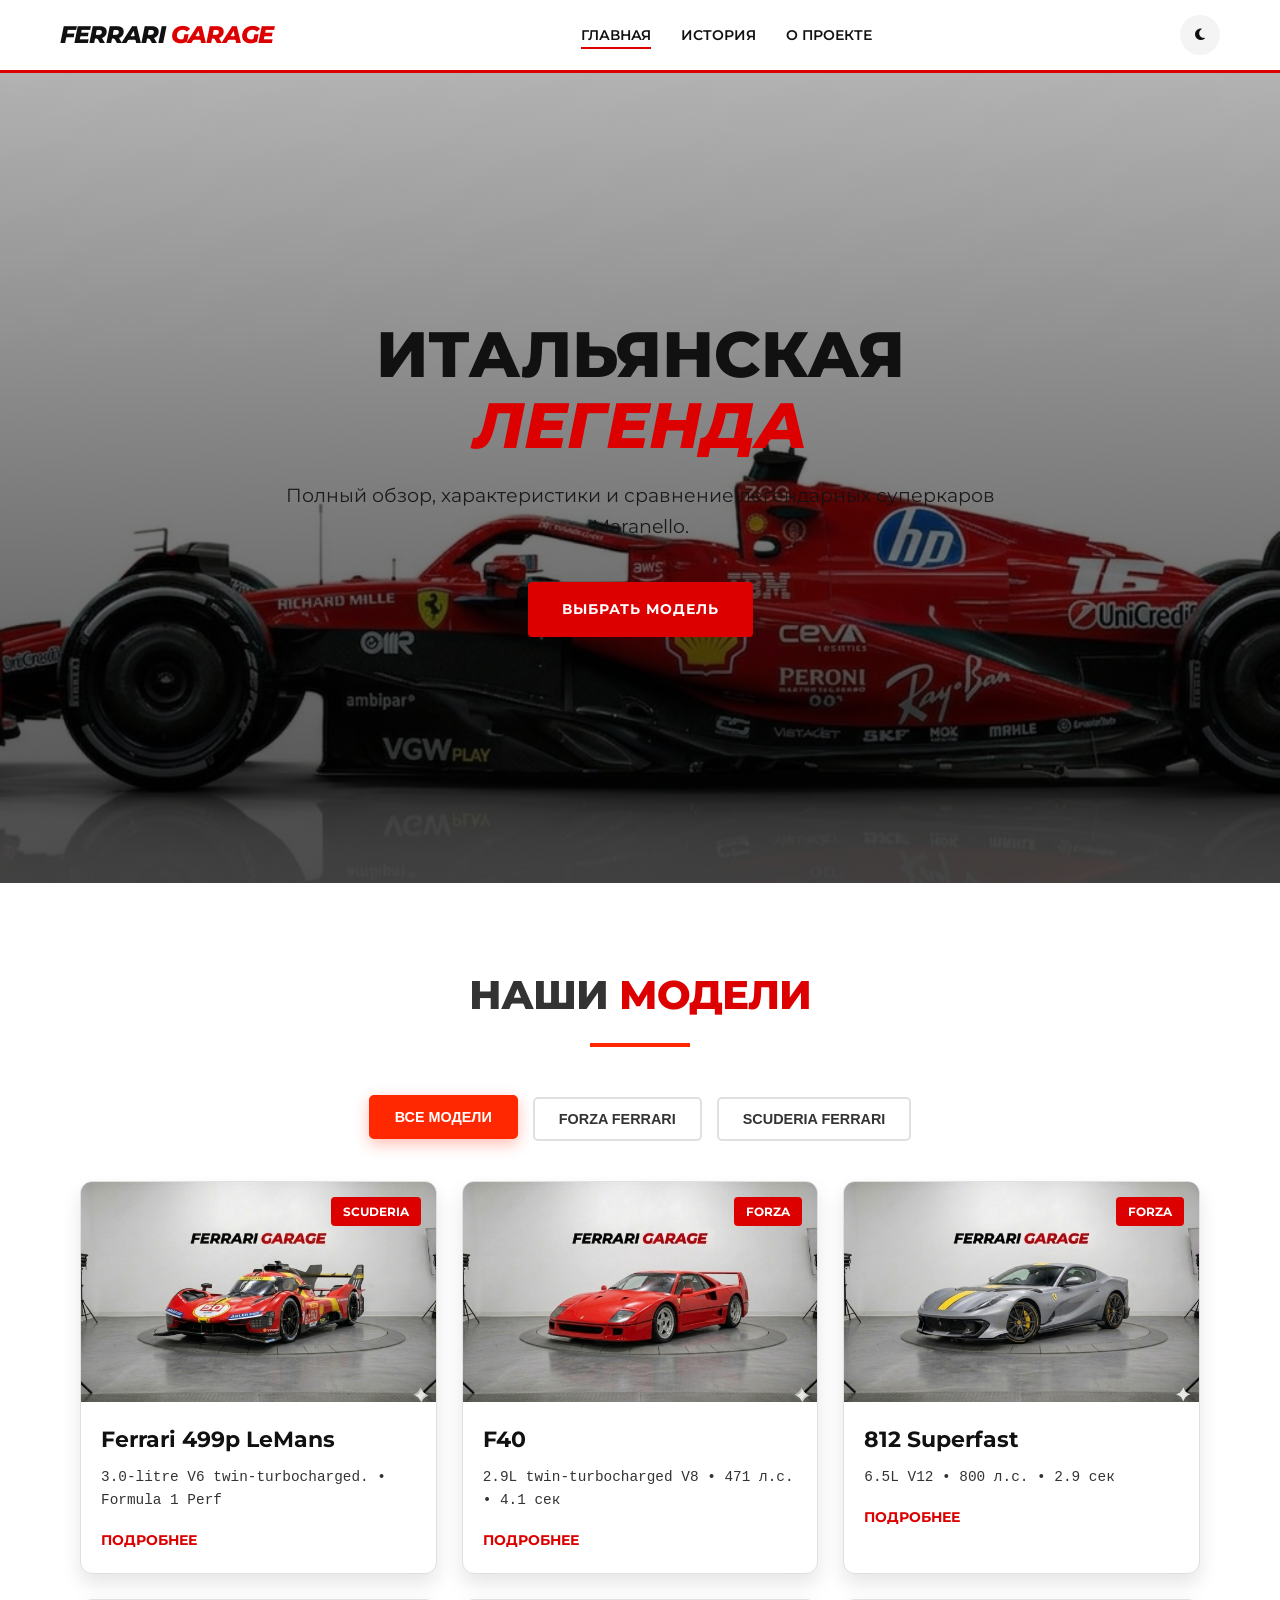
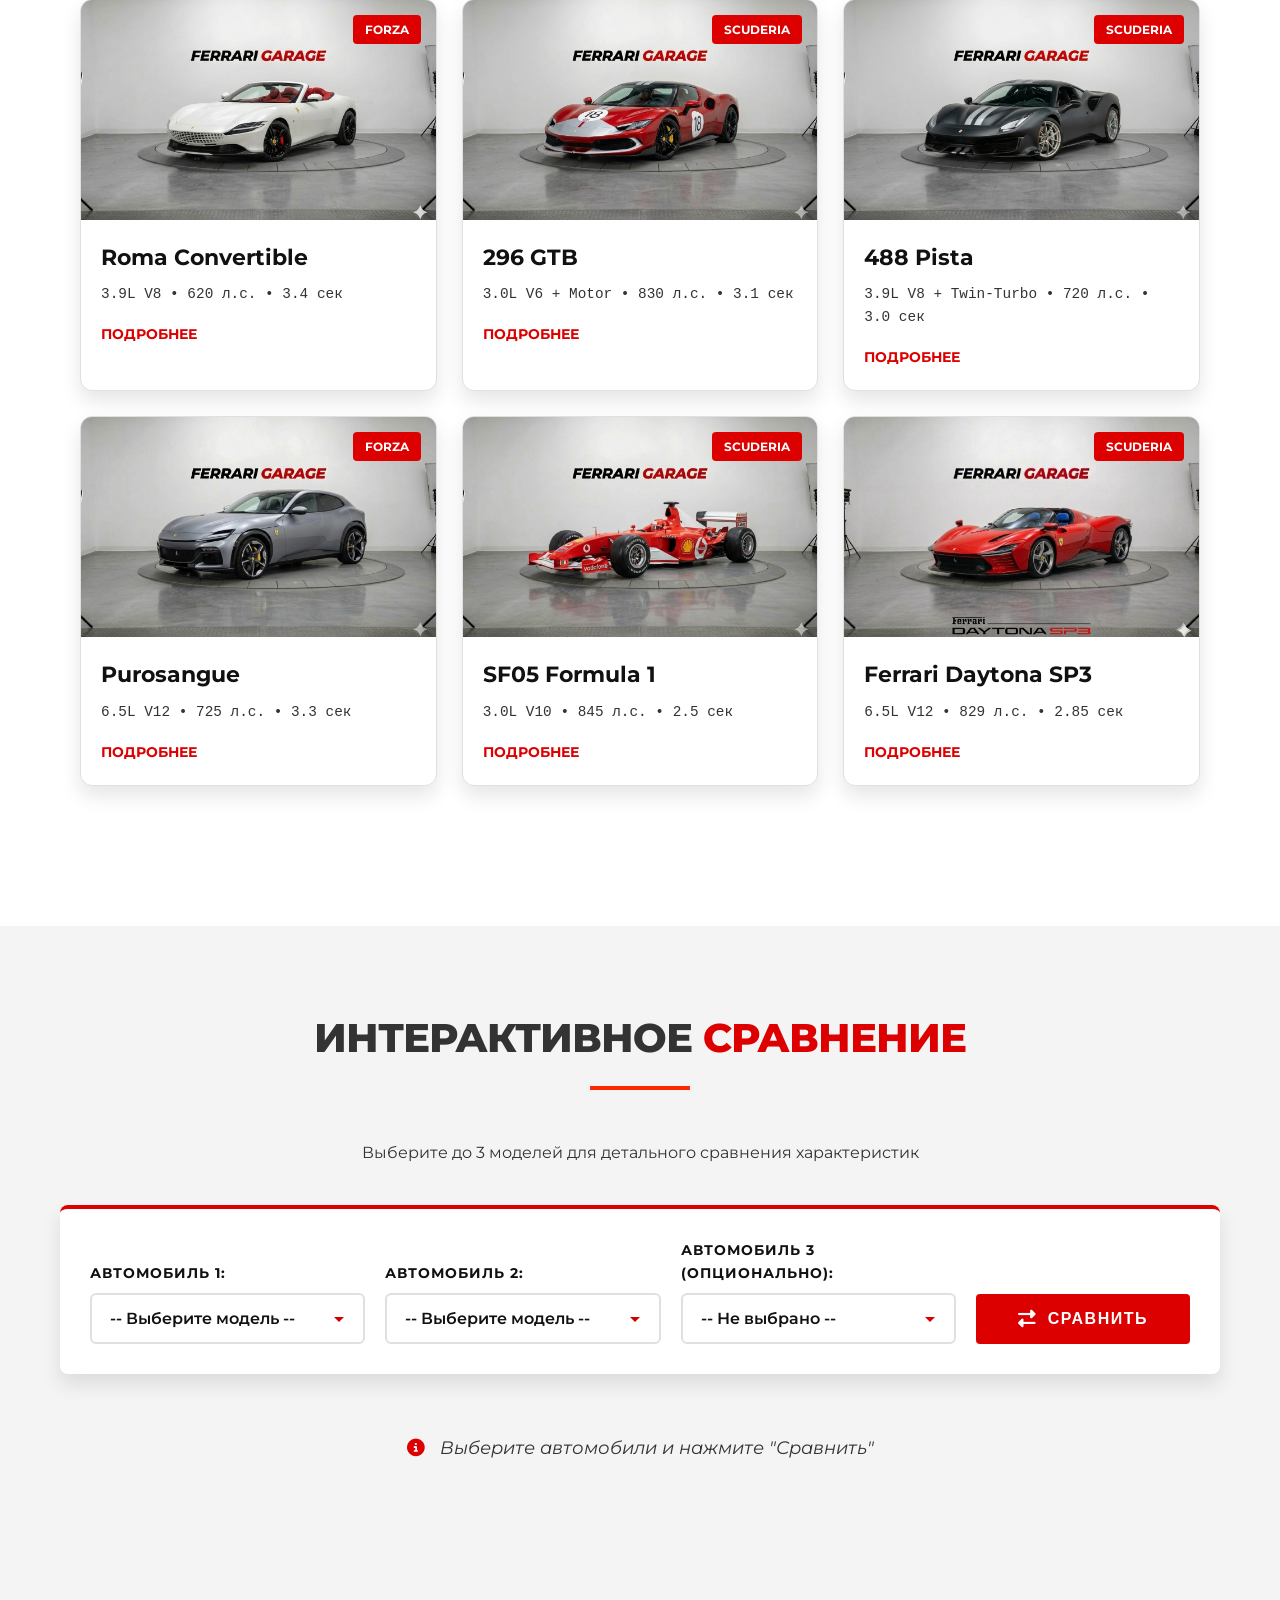
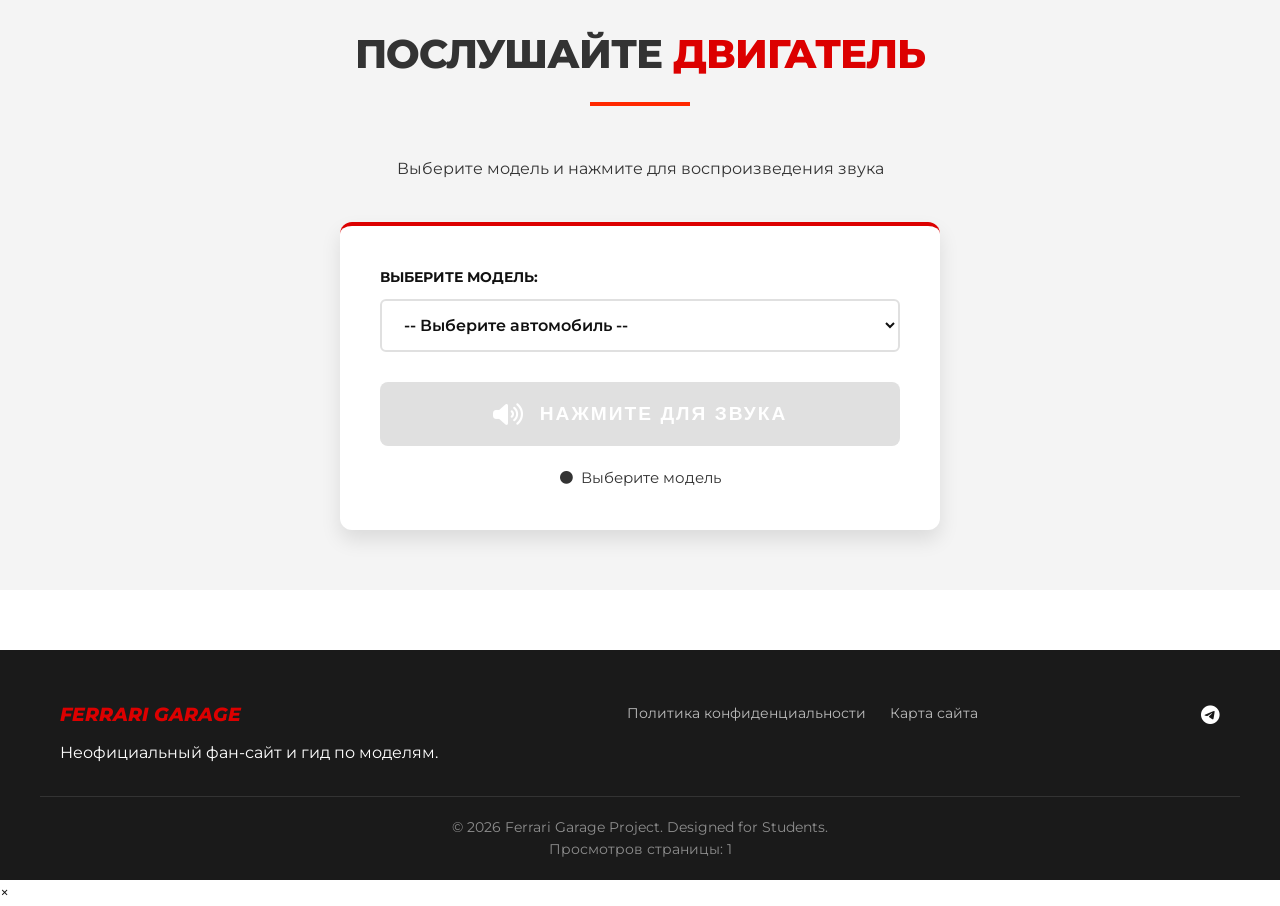
<file: index.html>
<!DOCTYPE html>
<html lang="ru">
<head>
  <meta charset="UTF-8" />
  <meta name="viewport" content="width=device-width, initial-scale=1.0"/>
  <title>Ferrari Garage | Сравнение суперкаров</title>
  <link href="https://fonts.googleapis.com/css2?family=Montserrat:wght@400;600;800&display=swap" rel="stylesheet">
  <link rel="stylesheet" href="style.css">
  <link rel="stylesheet" href="https://cdnjs.cloudflare.com/ajax/libs/font-awesome/6.4.0/css/all.min.css">
</head>
<body>

  <!-- Шапка -->
  <header class="header">
    <div class="container header-content">
      <div class="logo">
        <span class="logo-text">FERRARI <span class="accent">GARAGE</span></span>
      </div>
      
      <nav class="nav">
        <ul class="nav-list">
          <li><a href="index.html">Главная</a></li>
          <li><a href="history.html">История</a></li>
          <li><a href="about.html">О Проекте</a></li>
        </ul>
        <button class="nav-toggle" id="navToggle"><i class="fas fa-bars"></i></button>
      </nav>
      
      <button class="theme-toggle" id="themeToggle" title="Тёмная тема">
        <i class="fas fa-moon"></i>
      </button>
    </div>
  </header>

  <main class="main">
    <!-- Герой-секция -->
    <section class="hero">
      <div class="hero-overlay"></div>
      <div class="container hero-content">
        <h1>Итальянская <span class="highlight">Легенда</span></h1>
        <p class="hero-subtitle">Полный обзор, характеристики и сравнение легендарных суперкаров Maranello.</p>
        <div class="hero-buttons">
          <a href="#models" class="btn btn-primary">Выбрать модель</a>
        </div>
      </div>
    </section>

    <!-- Секция моделей (Галерея) -->
    <section id="models" class="section models-section">
      <div class="container">
        <h2 class="section-title">Наши <span class="accent">Модели</span></h2>
        
        <!-- Фильтры -->
        <div class="gallery-filter">
          <button class="filter-btn active" data-filter="all">Все модели</button>
          <button class="filter-btn" data-filter="forza">Forza Ferrari</button>
          <button class="filter-btn" data-filter="scuderia">Scuderia Ferrari</button>
        </div>
        
        <div class="gallery-grid">
          <!-- Карточка 1 - Forza -->
          <figure class="gallery-item car-card" data-category="scuderia">
            <div class="car-image">
              <img src="images/499p.png" alt="Ferrari 499p Le Mans">
              <div class="car-badge">Scuderia</div>
            </div>
            <figcaption>
              <h3>Ferrari 499p LeMans</h3>
              <p class="car-spec">3.0-litre V6 twin-turbocharged. • Formula 1 Perf</p>
              <a href="addition-499p.html" class="btn-details">Подробнее</a>
            </figcaption>
          </figure>

          <!-- Карточка 2 - Scuderia -->
          <figure class="gallery-item car-card" data-category="forza">
            <div class="car-image">
              <img src="images/f40.png" alt="Ferrari F40">
              <div class="car-badge">Forza</div>
            </div>
            <figcaption>
              <h3>F40</h3>
              <p class="car-spec">2.9L twin-turbocharged V8 • 471 л.с. • 4.1 сек</p>
              <a href="addition-f40.html" class="btn-details">Подробнее</a>
            </figcaption>
          </figure>

          <!-- Карточка 3 - Forza -->
          <figure class="gallery-item car-card" data-category="forza">
            <div class="car-image">
              <img src="images/812s.png" alt="Ferrari 812 Superfast">
              <div class="car-badge">Forza</div>
            </div>
            <figcaption>
              <h3>812 Superfast</h3>
              <p class="car-spec">6.5L V12 • 800 л.с. • 2.9 сек</p>
              <a href="addition-812s.html" class="btn-details">Подробнее</a>
            </figcaption>
          </figure>

          <!-- Карточка 4 - Forza -->
          <figure class="gallery-item car-card" data-category="forza">
            <div class="car-image">
              <img src="images/roma.png" alt="Ferrari Roma">
              <div class="car-badge">Forza</div>
            </div>
            <figcaption>
              <h3>Roma Convertible</h3>
              <p class="car-spec">3.9L V8 • 620 л.с. • 3.4 сек</p>
              <a href="addition-roma.html" class="btn-details">Подробнее</a>
            </figcaption>
          </figure>

          <!-- Карточка 5 - Scuderia -->
          <figure class="gallery-item car-card" data-category="scuderia">
            <div class="car-image">
              <img src="images/gtb.png" alt="Ferrari 296 GTB">
              <div class="car-badge">Scuderia</div>
            </div>
            <figcaption>
              <h3>296 GTB</h3>
              <p class="car-spec">3.0L V6 + Motor • 830 л.с. • 3.1 сек</p>
              <a href="addition-296gtb.html" class="btn-details">Подробнее</a>
            </figcaption>
          </figure>

          <!-- Карточка 6 - Scuderia -->
          <figure class="gallery-item car-card" data-category="scuderia">
            <div class="car-image">
              <img src="images/488p.png" alt="Ferrari 488 Pista">
              <div class="car-badge">Scuderia</div>
            </div>
            <figcaption>
              <h3>488 Pista</h3>
              <p class="car-spec">3.9L V8 + Twin-Turbo • 720 л.с. • 3.0 сек</p>
              <a href="addition-488p.html" class="btn-details">Подробнее</a>
            </figcaption>
          </figure>

          <!-- Карточка 7 - Forza -->
          <figure class="gallery-item car-card" data-category="forza">
            <div class="car-image">
              <img src="images/puro.png" alt="Ferrari Purosangue">
              <div class="car-badge">Forza</div>
            </div>
            <figcaption>
              <h3>Purosangue</h3>
              <p class="car-spec">6.5L V12 • 725 л.с. • 3.3 сек</p>
              <a href="addition-purosangue.html" class="btn-details">Подробнее</a>
            </figcaption>
          </figure>

          <!-- Карточка 8 - Scuderia -->
          <figure class="gallery-item car-card" data-category="scuderia">
            <div class="car-image">
              <img src="images/sf05.png" alt="SF05 Formula 1">
              <div class="car-badge">Scuderia</div>
            </div>
            <figcaption>
              <h3>SF05 Formula 1</h3>
              <p class="car-spec">3.0L V10 • 845 л.с. • 2.5 сек</p>
              <a href="addition-f1.html" class="btn-details">Подробнее</a>
            </figcaption>
          </figure>

          <!-- Карточка 9 - Forza -->
          <figure class="gallery-item car-card" data-category="scuderia">
            <div class="car-image">
              <img src="images/daytona.png" alt="Ferrari Daytona SP3">
              <div class="car-badge">Scuderia</div>
            </div>
            <figcaption>
              <h3>Ferrari Daytona SP3</h3>
              <p class="car-spec">6.5L V12 • 829 л.с. • 2.85 сек</p>
              <a href="addition-daysp.html" class="btn-details">Подробнее</a>
            </figcaption>
          </figure>
      </div>
    </section>

    <!-- СЕКЦИЯ СРАВНЕНИЯ -->
    <section id="comparison" class="section comparison-section">
      <div class="container">
        <h2 class="section-title">Интерактивное <span class="accent">Сравнение</span></h2>
        <p class="section-desc">Выберите до 3 моделей для детального сравнения характеристик</p>
        
        <div class="comparison-controls">
          <div class="car-selector">
            <label for="car1">Автомобиль 1:</label>
            <select id="car1" class="car-select">
              <option value="">-- Выберите модель --</option>
              <option value="499 LM">499p LM</option>
              <option value="f40">F40</option>
              <option value="812">812 Superfast</option>
              <option value="roma">Roma</option>
              <option value="296gtb">296 GTB</option>
              <option value="488p">488 Pista</option>
              <option value="purosangue">Purosangue</option>
              <option value="sc05">SC05 Formula 1</option>
              <option value="Daytona SP3">Daytona SP3</option>
            </select>
          </div>
          
          <div class="car-selector">
            <label for="car2">Автомобиль 2:</label>
            <select id="car2" class="car-select">
              <option value="">-- Выберите модель --</option>
              <option value="499 LM">499p LM</option>
              <option value="f40">F40</option>
              <option value="812">812 Superfast</option>
              <option value="roma">Roma</option>
              <option value="296gtb">296 GTB</option>
              <option value="488p">488 Pista</option>
              <option value="purosangue">Purosangue</option>
              <option value="sc05">SC05 Formula 1</option>
              <option value="Daytona SP3">Daytona SP3</option>
            </select>
          </div>
          
          <div class="car-selector">
            <label for="car3">Автомобиль 3 (опционально):</label>
            <select id="car3" class="car-select">
              <option value="">-- Не выбрано --</option>
              <option value="499 LM">499p LM</option>
              <option value="f40">F40</option>
              <option value="812">812 Superfast</option>
              <option value="roma">Roma</option>
              <option value="296gtb">296 GTB</option>
              <option value="488p">488 Pista</option>
              <option value="purosangue">Purosangue</option>
              <option value="sc05">SC 05 Formula 1</option>
              <option value="Daytona SP3">Daytona SP3</option>
            </select>
          </div>
          
          <button class="btn btn-primary" id="compareBtn">
            <i class="fas fa-exchange-alt"></i> Сравнить
          </button>
        </div>

        <div class="table-wrapper" id="comparisonTableWrapper" style="display: none;">
          <table class="data-table comparison-table">
            <thead>
              <tr>
                <th>Характеристика</th>
                <th id="header-car1">Модель 1</th>
                <th id="header-car2">Модель 2</th>
                <th id="header-car3" style="display: none;">Модель 3</th>
              </tr>
            </thead>
            <tbody>
              <tr><td><strong>Двигатель</strong></td><td id="data-car1-engine">-</td><td id="data-car2-engine">-</td><td id="data-car3-engine" style="display: none;">-</td></tr>
              <tr><td><strong>Мощность</strong></td><td id="data-car1-power">-</td><td id="data-car2-power">-</td><td id="data-car3-power" style="display: none;">-</td></tr>
              <tr><td><strong>Крутящий момент</strong></td><td id="data-car1-torque">-</td><td id="data-car2-torque">-</td><td id="data-car3-torque" style="display: none;">-</td></tr>
              <tr><td><strong>Разгон 0-100 км/ч</strong></td><td id="data-car1-acceleration">-</td><td id="data-car2-acceleration">-</td><td id="data-car3-acceleration" style="display: none;">-</td></tr>
              <tr><td><strong>Максимальная скорость</strong></td><td id="data-car1-topspeed">-</td><td id="data-car2-topspeed">-</td><td id="data-car3-topspeed" style="display: none;">-</td></tr>
              <tr><td><strong>Привод</strong></td><td id="data-car1-drive">-</td><td id="data-car2-drive">-</td><td id="data-car3-drive" style="display: none;">-</td></tr>
              <tr><td><strong>Коробка передач</strong></td><td id="data-car1-transmission">-</td><td id="data-car2-transmission">-</td><td id="data-car3-transmission" style="display: none;">-</td></tr>
              <tr><td><strong>Вес</strong></td><td id="data-car1-weight">-</td><td id="data-car2-weight">-</td><td id="data-car3-weight" style="display: none;">-</td></tr>
              <tr><td><strong>Расход топлива</strong></td><td id="data-car1-fuel">-</td><td id="data-car2-fuel">-</td><td id="data-car3-fuel" style="display: none;">-</td></tr>
              <tr><td><strong>Цена (от)</strong></td><td id="data-car1-price">-</td><td id="data-car2-price">-</td><td id="data-car3-price" style="display: none;">-</td></tr>
            </tbody>
          </table>
        </div>

        <div id="comparisonMessage" class="comparison-message">
          <i class="fas fa-info-circle"></i> Выберите автомобили и нажмите "Сравнить"
        </div>
      </div>
    </section>

    <!-- Секция звука двигателя (ПРОСТАЯ ВЕРСИЯ) -->
    <section class="section car-sound-section">
      <div class="container">
        <h2 class="section-title">Послушайте <span class="accent">Двигатель</span></h2>
        <p class="section-desc">Выберите модель и нажмите для воспроизведения звука</p>
        
        <div class="car-sound-wrapper">
          <div class="car-select-box">
            <label for="carSoundSelect">Выберите модель:</label>
            <select id="carSoundSelect" class="car-sound-select">
              <option value="">-- Выберите автомобиль --</option>
              <option value="499 LM" data-sound="sounds/499p.mp3">499p LM</option>
              <option value="f40" data-sound="sounds/f40.mp3">F40</option>
              <option value="812" data-sound="sounds/812s.mp3">812 Superfast</option>
              <option value="roma" data-sound="sounds/roma.mp3">Roma</option>
              <option value="296gtb" data-sound="sounds/296gtb.mp3">296 GTB</option>
              <option value="488p" data-sound="sounds/pistas.mp3">488 Pista</option>
              <option value="purosangue" data-sound="sounds/purosangue.mp3">Purosangue</option>
              <option value="sc05" data-sound="sounds/f105.mp3">SC05 Formula 1</option>
              <option value="Daytona SP3" data-sound="sounds/sp3.mp3">Daytona SP3</option>
            </select>
          </div>
          
          <button class="gas-btn" id="gasBtn" disabled>
            <i class="fas fa-volume-up"></i>
            <span>Нажмите для звука</span>
          </button>
          
          <div class="sound-status" id="soundStatus">
            <i class="fas fa-circle"></i> Выберите модель
          </div>
        </div>
      </div>
    </section>

  </main>

  <!-- Футер -->
  <footer class="footer">
    <div class="container footer-content">
      <div class="footer-logo">
        <h3>FERRARI GARAGE</h3>
        <p>Неофициальный фан-сайт и гид по моделям.</p>
      </div>
      <div class="footer-links">
        <a href="#">Политика конфиденциальности</a>
        <a href="#">Карта сайта</a>
      </div>
      <div class="footer-social">
        <a href="https://t.me/XuseNekiy" target="_blank">
          <i class="fab fa-telegram"></i>
        </a>
      </div>
    </div>
    <div class="footer-bottom">
      <p>&copy; 2026 Ferrari Garage Project. Designed for Students.</p>
      <p class="counter">Просмотров страницы: <span id="viewCounter">0</span></p>
    </div>
  </footer>

  <!-- Модальное окно -->
  <div class="modal" id="imageModal">
    <span class="modal-close" id="modalClose">&times;</span>
    <img class="modal-content" id="modalImage" alt="">
    <div class="modal-caption" id="modalCaption"></div>
  </div>

  <script src="script.js"></script>
</body>
</html>
</file>
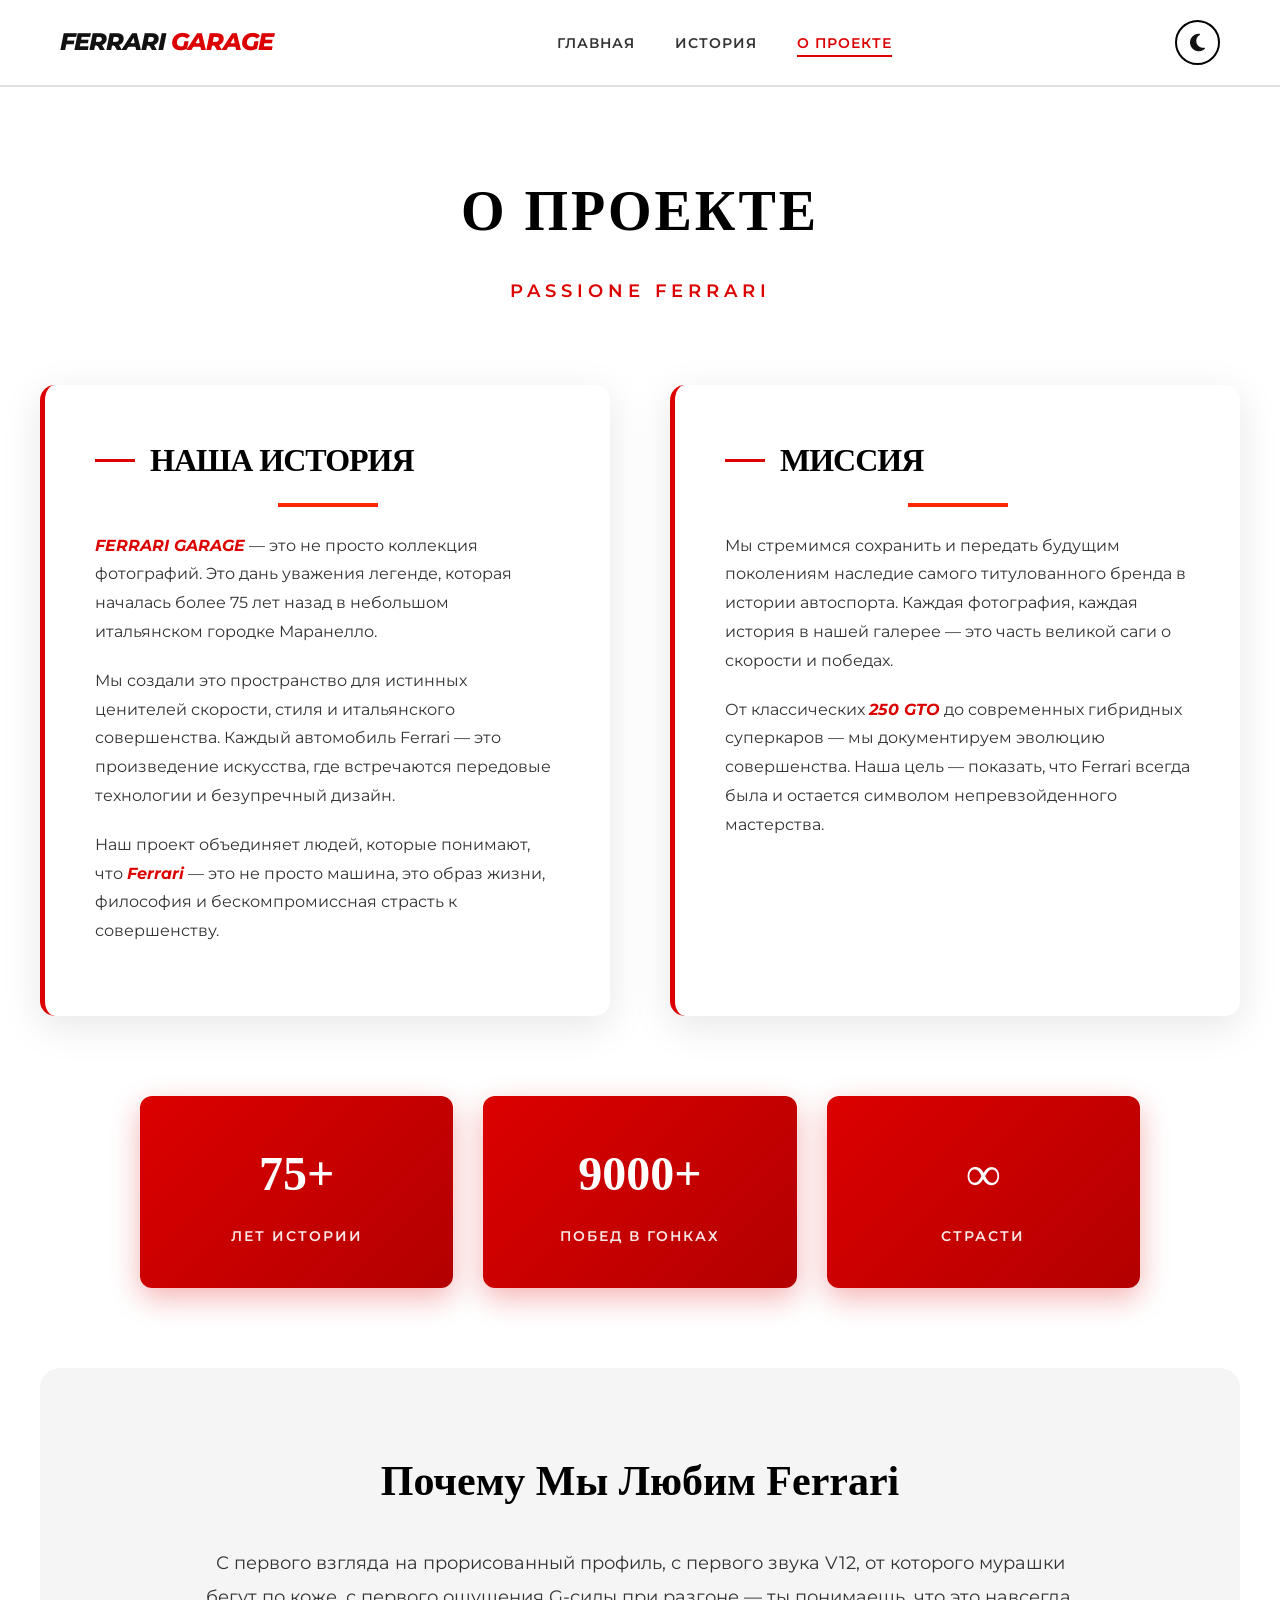
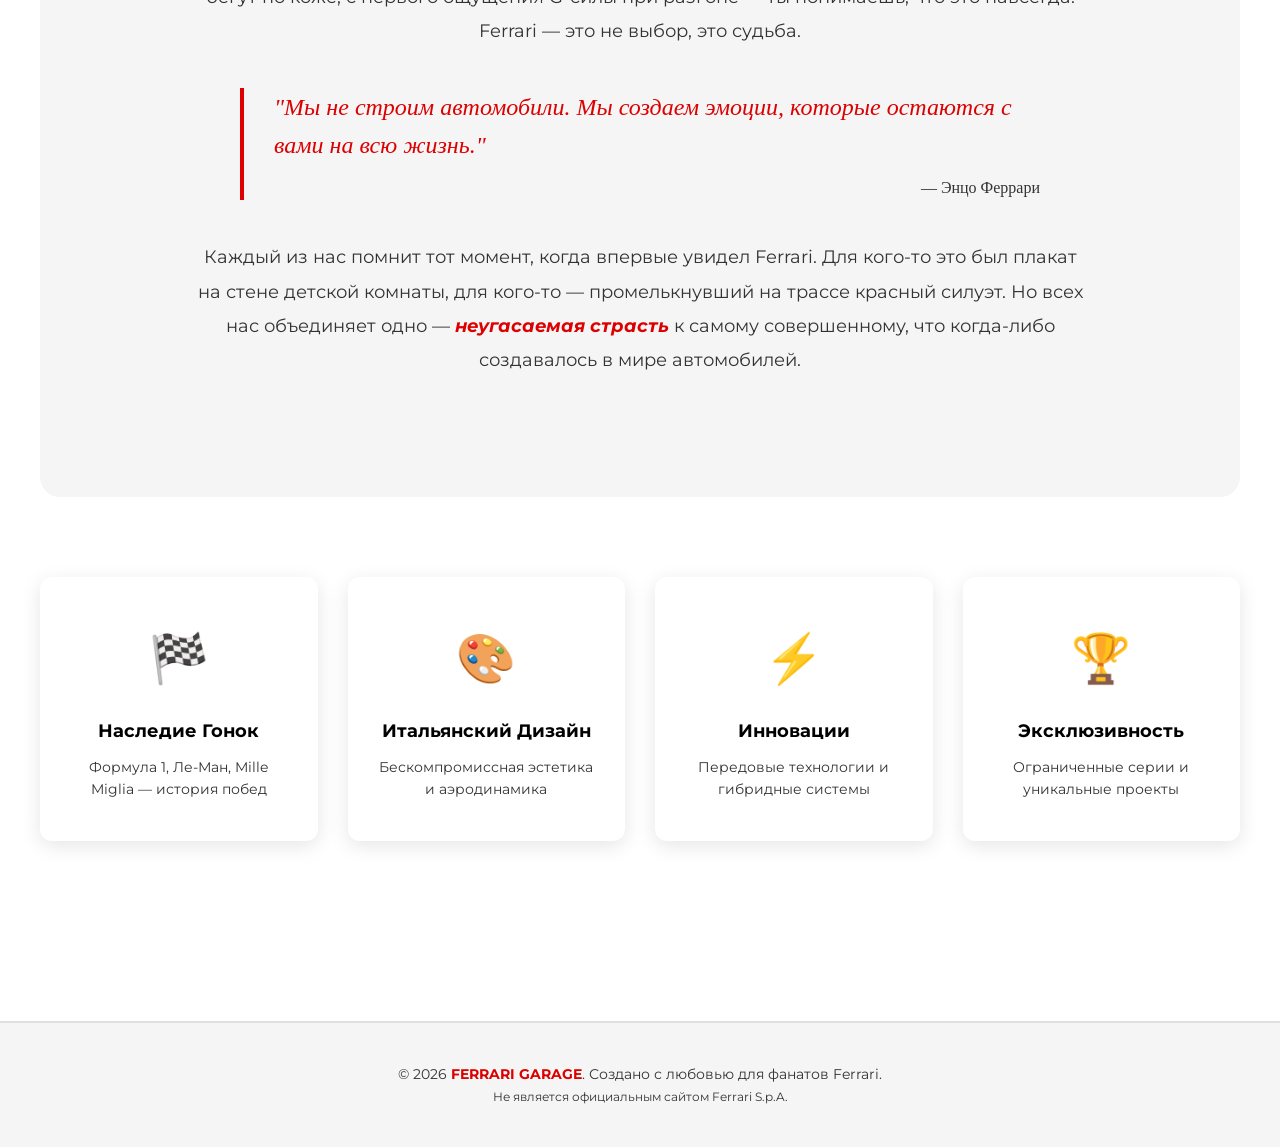
<file: about.html>
<!DOCTYPE html>
<html lang="ru">
<head>
  <meta charset="UTF-8" />
  <meta name="viewport" content="width=device-width, initial-scale=1.0"/>
  <title>Ferrari Garage | Сравнение суперкаров</title>
  <!-- Подключаем шрифт Montserrat для спортивного стиля -->
  <link href="https://fonts.googleapis.com/css2?family=Montserrat:wght@400;600;800&display=swap" rel="stylesheet">
  <link rel="stylesheet" href="style.css">
  <link rel="stylesheet" href="https://cdnjs.cloudflare.com/ajax/libs/font-awesome/6.4.0/css/all.min.css">
</head>
<body data-theme="light" class="about-page"></body>
<body>

  <!-- Шапка -->
  <header class="header">
    <div class="container header-content">
      <div class="logo">
        <!-- Текстовый логотип в стиле Ferrari -->
        <span class="logo-text">FERRARI <span class="accent">GARAGE</span></span>
      </div>
      
      <nav class="nav">
        <ul class="nav-list">
          <li><a href="index.html">Главная</a></li>
          <li><a href="history.html">История</a></li>
          <li><a href="about.html">О Проекте</a></li>
        </ul>
        <button class="nav-toggle" id="navToggle"><i class="fas fa-bars"></i></button>
      </nav>
      
      <button class="theme-toggle" id="themeToggle" title="Тёмная тема (Ночь гонки)">
        <i class="fas fa-moon"></i>
      </button>
    </div>
  </header>

    <main>
        <h1 class="page-title">О ПРОЕКТЕ</h1>
        <p class="page-subtitle">Passione Ferrari</p>

        <div class="about-grid">
            <div class="about-section">
                <h2 class="section-title">Наша История</h2>
                <p class="section-text">
                    <span class="highlight">FERRARI GARAGE</span> — это не просто коллекция фотографий. Это дань уважения легенде, которая началась более 75 лет назад в небольшом итальянском городке Маранелло.
                </p>
                <p class="section-text">
                    Мы создали это пространство для истинных ценителей скорости, стиля и итальянского совершенства. Каждый автомобиль Ferrari — это произведение искусства, где встречаются передовые технологии и безупречный дизайн.
                </p>
                <p class="section-text">
                    Наш проект объединяет людей, которые понимают, что <span class="highlight">Ferrari</span> — это не просто машина, это образ жизни, философия и бескомпромиссная страсть к совершенству.
                </p>
            </div>

            <div class="about-section">
                <h2 class="section-title">Миссия</h2>
                <p class="section-text">
                    Мы стремимся сохранить и передать будущим поколениям наследие самого титулованного бренда в истории автоспорта. Каждая фотография, каждая история в нашей галерее — это часть великой саги о скорости и победах.
                </p>
                <p class="section-text">
                    От классических <span class="highlight">250 GTO</span> до современных гибридных суперкаров — мы документируем эволюцию совершенства. Наша цель — показать, что Ferrari всегда была и остается символом непревзойденного мастерства.
                </p>
            </div>
        </div>

        <div class="stats-grid">
            <div class="stat-card">
                <span class="stat-number">75+</span>
                <span class="stat-label">Лет Истории</span>
            </div>
            <div class="stat-card">
                <span class="stat-number">9000+</span>
                <span class="stat-label">Побед в Гонках</span>
            </div>
            <div class="stat-card">
                <span class="stat-number">&#8734;</span>
                <span class="stat-label">Страсти</span>
            </div>
        </div>

        <div class="passion-section">
            <h2 class="passion-title">Почему Мы Любим Ferrari</h2>
            <p class="passion-text">
                С первого взгляда на прорисованный профиль, с первого звука V12, от которого мурашки бегут по коже, с первого ощущения G-силы при разгоне — ты понимаешь, что это навсегда. Ferrari — это не выбор, это судьба.
            </p>
            <div class="quote">
                "Мы не строим автомобили. Мы создаем эмоции, которые остаются с вами на всю жизнь."
                <div class="quote-author">— Энцо Феррари</div>
            </div>
            <p class="passion-text">
                Каждый из нас помнит тот момент, когда впервые увидел Ferrari. Для кого-то это был плакат на стене детской комнаты, для кого-то — промелькнувший на трассе красный силуэт. Но всех нас объединяет одно — <span class="highlight">неугасаемая страсть</span> к самому совершенному, что когда-либо создавалось в мире автомобилей.
            </p>
        </div>

        <div class="features-grid">
            <div class="feature-card">
                <div class="feature-icon">&#127937;</div>
                <div class="feature-title">Наследие Гонок</div>
                <div class="feature-text">Формула 1, Ле-Ман, Mille Miglia — история побед</div>
            </div>
            <div class="feature-card">
                <div class="feature-icon">&#127912;</div>
                <div class="feature-title">Итальянский Дизайн</div>
                <div class="feature-text">Бескомпромиссная эстетика и аэродинамика</div>
            </div>
            <div class="feature-card">
                <div class="feature-icon">&#9889;</div>
                <div class="feature-title">Инновации</div>
                <div class="feature-text">Передовые технологии и гибридные системы</div>
            </div>
            <div class="feature-card">
                <div class="feature-icon">&#127942;</div>
                <div class="feature-title">Эксклюзивность</div>
                <div class="feature-text">Ограниченные серии и уникальные проекты</div>
            </div>
        </div>
    </main>

    <footer>
        <p class="footer-text">
            © 2026 <span class="footer-accent">FERRARI GARAGE</span>. Создано с любовью для фанатов Ferrari.<br>
            <small>Не является официальным сайтом Ferrari S.p.A.</small>
        </p>
    </footer>

    <script src="script.js"></script>
</body>
</html>
</file>
<file: style.css>
/* ========================================
   ПЕРЕМЕННЫЕ И БАЗА (FERRARI STYLE)
   ======================================== */
   :root {
    /* Цвета */
    --ferrari-red: #D40000;       /* Rosso Corsa */
    --ferrari-dark: #1a1a1a;
    --ferrari-grey: #f4f4f4;
    --text-main: #111111;
    --text-secondary: #555555;
    --white: #ffffff;
    
    /* Тени и границы */
    --shadow-sm: 0 4px 6px rgba(0,0,0,0.05);
    --shadow-md: 0 10px 20px rgba(0,0,0,0.1);
    --border-light: #e0e0e0;
    
    /* Шрифты */
    --font-main: 'Montserrat', sans-serif;
  }
  
  [data-theme="dark"] {
    --ferrari-grey: #121212;
    --white: #1e1e1e;
    --text-main: #f0f0f0;
    --text-secondary: #aaaaaa;
    --border-light: #333333;
    --shadow-sm: 0 4px 6px rgba(0,0,0,0.3);
  }
  
  * { box-sizing: border-box; margin: 0; padding: 0; }
  
  body {
    font-family: var(--font-main);
    background-color: var(--white);
    color: var(--text-main);
    line-height: 1.6;
    transition: background 0.3s, color 0.3s;
  }
  
  .container {
    max-width: 1200px;
    margin: 0 auto;
    padding: 0 20px;
  }
  
  a { text-decoration: none; color: inherit; transition: 0.3s; }
  ul { list-style: none; }
  
  /* Кнопки */
  .btn {
    display: inline-block;
    padding: 14px 32px;
    font-weight: 700;
    text-transform: uppercase;
    letter-spacing: 1px;
    border-radius: 4px; /* Чуть скругленные, но строгие */
    cursor: pointer;
    border: 2px solid transparent;
    font-size: 0.9rem;
  }
  
  .btn-primary {
    background-color: var(--ferrari-red);
    color: white;
  }
  
  .btn-primary:hover {
    background-color: #b00000;
    transform: translateY(-2px);
    box-shadow: 0 5px 15px rgba(212, 0, 0, 0.4);
  }
  
  .btn-outline-light {
    border-color: white;
    color: white;
    background: transparent;
  }
  
  .btn-outline-light:hover {
    background: white;
    color: black;
  }
  
  .btn-block { width: 100%; }
  
  /* Заголовки */
  .section-title {
    font-size: 2.2rem;
    text-align: center;
    margin-bottom: 10px;
    font-weight: 800;
    text-transform: uppercase;
    letter-spacing: -1px;
  }
  
  .accent { color: var(--ferrari-red); }
  .highlight { color: var(--ferrari-red); font-style: italic; }
  
  .section { padding: 80px 0; }
  .section-desc { text-align: center; color: var(--text-secondary); margin-bottom: 40px; }
  
  /* ========================================
     HEADER
     ======================================== */
  .header {
    position: sticky;
    top: 0;
    background: rgba(255, 255, 255, 0.95);
    backdrop-filter: blur(10px);
    border-bottom: 3px solid var(--ferrari-red);
    z-index: 1000;
    padding: 15px 0;
  }
  
  [data-theme="dark"] .header { background: rgba(30, 30, 30, 0.95); }
  
  .header-content {
    display: flex;
    justify-content: space-between;
    align-items: center;
  }
  
  .logo-img {
    width: 60px;
    margin-right: 10px;
    margin-top: -5px;
    vertical-align: middle;
  }

  .logo-text {
    font-size: 1.5rem;
    font-weight: 800;
    font-style: italic;
    letter-spacing: -1px;
  }
  
  .nav-list { display: flex; gap: 30px; }
  .nav-list a {
    font-weight: 600;
    font-size: 0.9rem;
    text-transform: uppercase;
    position: relative;
  }
  
  .nav-list a::after {
    content: '';
    position: absolute;
    bottom: -5px;
    left: 0;
    width: 0;
    height: 2px;
    background: var(--ferrari-red);
    transition: 0.3s;
  }
  
  .nav-list a:hover::after, .nav-list a.active::after { width: 100%; }
  
  .nav-toggle { display: none; background: none; border: none; font-size: 1.5rem; cursor: pointer; color: var(--text-main); }
  .theme-toggle {
    background: var(--ferrari-grey);
    border: none;
    width: 40px; height: 40px;
    border-radius: 50%;
    cursor: pointer;
    color: var(--text-main);
    display: flex; align-items: center; justify-content: center;
  }
  
  /* ========================================
     HERO SECTION
     ======================================== */
  .hero {
    height: 90vh;
    background-image: url("images/sf24.png");
    background-size: cover;
    background-position: center center;
    background-repeat: no-repeat;
    position: relative;
    display: flex;
    align-items: center;
    justify-content: center;
    text-align: center;
    background-attachment: fixed;
  }

  .hero {
      min-width: 100vh;
  }
  
  .hero-overlay {
    position: absolute;
    top: 0; left: 0; width: 100%; height: 100%;
    background: linear-gradient(to bottom, rgba(0,0,0,0.3), rgba(0,0,0,0.7));
  }
  
  .hero-content {
    position: relative;
    z-index: 2;
    max-width: 800px;
  }
  
  .hero h1 {
    font-size: 4rem;
    font-weight: 800;
    text-transform: uppercase;
    margin-bottom: 20px;
    line-height: 1.1;
  }
  
  .hero-subtitle {
    font-size: 1.2rem;
    margin-bottom: 40px;
    opacity: 0.9;
  }
  
  .hero-buttons { display: flex; gap: 20px; justify-content: center; }
  
  /* ========================================
     ГАЛЕРЕЯ МОДЕЛЕЙ
     ======================================== */
  .gallery-filter {
    display: flex;
    justify-content: center;
    gap: 15px;
    margin-bottom: 40px;
    flex-wrap: wrap;
  }
  
  .filter-btn {
    padding: 10px 24px;
    background: transparent;
    border: 2px solid var(--border-light);
    color: var(--text-secondary);
    font-weight: 600;
    cursor: pointer;
    transition: 0.3s;
    text-transform: uppercase;
    font-size: 0.85rem;
  }
  
  .filter-btn:hover, .filter-btn.active {
    border-color: var(--ferrari-red);
    background: var(--ferrari-red);
    color: white;
  }
  
  .gallery-grid {
    display: grid;
    grid-template-columns: repeat(auto-fill, minmax(320px, 1fr));
    gap: 30px;
  }
  
  .car-card {
    background: var(--white);
    border-radius: 8px;
    overflow: hidden;
    box-shadow: var(--shadow-sm);
    transition: transform 0.3s, box-shadow 0.3s;
    border: 1px solid var(--border-light);
  }
  
  .car-card:hover {
    transform: translateY(-10px);
    box-shadow: var(--shadow-md);
  }
  
  .car-image {
    position: relative;
    height: 220px;
    overflow: hidden;
  }
  
  .car-image img {
    width: 100%;
    height: 100%;
    object-fit: cover;
    transition: transform 0.5s;
  }
  
  .car-card:hover .car-image img { transform: scale(1.1); }
  
  .car-badge {
    position: absolute;
    top: 15px;
    right: 15px;
    background: var(--ferrari-red);
    color: white;
    padding: 5px 12px;
    font-size: 0.75rem;
    font-weight: 700;
    text-transform: uppercase;
    border-radius: 4px;
  }
  
  figcaption { padding: 20px; text-align: left; }
  figcaption h3 { font-size: 1.4rem; margin-bottom: 8px; font-weight: 700; }
  .car-spec { color: var(--text-secondary); font-size: 0.9rem; margin-bottom: 15px; font-family: monospace; }
  .btn-details {
    background: none;
    border: none;
    color: var(--ferrari-red);
    font-weight: 700;
    cursor: pointer;
    text-transform: uppercase;
    font-size: 0.85rem;
    padding: 0;
  }
  .btn-details:hover { text-decoration: underline; }
  
  .car-card.hidden { display: none; }
  
  /* ========================================
     ТАБЛИЦА СРАВНЕНИЯ
     ======================================== */
  .table-wrapper {
    overflow-x: auto;
    box-shadow: var(--shadow-md);
    border-radius: 8px;
    border: 1px solid var(--border-light);
  }
  
  .data-table {
    width: 100%;
    border-collapse: collapse;
    background: var(--white);
    min-width: 600px;
  }
  
  .data-table th, .data-table td {
    padding: 18px 20px;
    text-align: left;
    border-bottom: 1px solid var(--border-light);
  }
  
  .data-table th {
    background: var(--ferrari-dark);
    color: white;
    text-transform: uppercase;
    font-size: 0.9rem;
    letter-spacing: 1px;
  }
  
  .data-table tr:last-child td { border-bottom: none; }
  .data-table tr:hover { background: var(--ferrari-grey); }
  .data-table td:first-child { font-weight: 700; color: var(--ferrari-red); }

  /* ========================================
   ИНТЕРАКТИВНОЕ СРАВНЕНИЕ
   ======================================== */
.comparison-section {
  background: var(--ferrari-grey);
  padding: 80px 0;
}

.comparison-controls {
  display: flex;
  flex-wrap: wrap;
  gap: 20px;
  justify-content: center;
  align-items: flex-end;
  margin-bottom: 40px;
  padding: 30px;
  background: var(--white);
  border-radius: 8px;
  box-shadow: var(--shadow-md);
  border-top: 4px solid var(--ferrari-red);
}

.car-selector {
  display: flex;
  flex-direction: column;
  gap: 8px;
  min-width: 250px;
  flex: 1;
  max-width: 300px;
}

.car-selector label {
  font-weight: 700;
  font-size: 0.9rem;
  color: var(--text-main);
  text-transform: uppercase;
  letter-spacing: 1px;
}

.car-select {
  padding: 14px 18px;
  border: 2px solid var(--border-light);
  border-radius: 6px;
  font-family: var(--font-main);
  font-size: 1rem;
  font-weight: 600;
  background: var(--white);
  color: var(--text-main);
  cursor: pointer;
  transition: all 0.3s;
  appearance: none;
  background-image: url("data:image/svg+xml,%3Csvg xmlns='http://www.w3.org/2000/svg' width='12' height='12' viewBox='0 0 12 12'%3E%3Cpath fill='%23D40000' d='M6 9L1 4h10z'/%3E%3C/svg%3E");
  background-repeat: no-repeat;
  background-position: right 18px center;
  padding-right: 45px;
}

.car-select:hover {
  border-color: var(--ferrari-red);
}

.car-select:focus {
  outline: none;
  border-color: var(--ferrari-red);
  box-shadow: 0 0 0 3px rgba(212, 0, 0, 0.1);
}

[data-theme="dark"] .car-select {
  background-color: var(--bg-primary);
  background-image: url("data:image/svg+xml,%3Csvg xmlns='http://www.w3.org/2000/svg' width='12' height='12' viewBox='0 0 12 12'%3E%3Cpath fill='%23DC0000' d='M6 9L1 4h10z'/%3E%3C/svg%3E");
}

#compareBtn {
  padding: 14px 40px;
  font-size: 1rem;
  font-weight: 800;
  text-transform: uppercase;
  letter-spacing: 1.5px;
  display: flex;
  align-items: center;
  gap: 10px;
  white-space: nowrap;
  height: fit-content;
}

#compareBtn i {
  font-size: 1.1rem;
}

.comparison-message {
  text-align: center;
  padding: 20px;
  font-size: 1.1rem;
  color: var(--text-secondary);
  font-style: italic;
}

.comparison-message i {
  margin-right: 10px;
  color: var(--ferrari-red);
}

/* Адаптивность для сравнения */
@media (max-width: 992px) {
  .comparison-controls {
    flex-direction: column;
    align-items: stretch;
  }
  
  .car-selector {
    max-width: 100%;
    width: 100%;
  }
  
  #compareBtn {
    width: 100%;
    justify-content: center;
  }
}

@media (max-width: 480px) {
  .car-selector {
    min-width: 100%;
  }
  
  .car-select {
    font-size: 0.95rem;
    padding: 12px 15px;
  }
}
  
  /* ========================================
     ВИДЕО И СПИСКИ
     ======================================== */
  .video-container {
    position: relative;
    padding-bottom: 56.25%;
    height: 0;
    border-radius: 8px;
    overflow: hidden;
    box-shadow: var(--shadow-md);
    margin-bottom: 30px;
  }
  
  .video-container iframe {
    position: absolute;
    top: 0; left: 0; width: 100%; height: 100%;
  }
  
  .features-list {
    counter-reset: feature-counter;
    margin-top: 20px;
  }
  
  .features-list li {
    position: relative;
    padding-left: 40px;
    margin-bottom: 15px;
    font-size: 1.1rem;
  }
  
  .features-list li::before {
    counter-increment: feature-counter;
    content: counter(feature-counter);
    position: absolute;
    left: 0;
    top: 0;
    width: 28px;
    height: 28px;
    background: var(--ferrari-red);
    color: white;
    border-radius: 50%;
    text-align: center;
    line-height: 28px;
    font-weight: 700;
    font-size: 0.9rem;
  }
  
  /* ========================================
     ФОРМА
     ======================================== */
  .contact-form {
    max-width: 700px;
    margin: 0 auto;
    background: var(--ferrari-grey);
    padding: 40px;
    border-radius: 8px;
    border-top: 4px solid var(--ferrari-red);
  }
  
  .form-row { display: grid; grid-template-columns: 1fr 1fr; gap: 20px; }
  .form-group { margin-bottom: 20px; }
  .form-group label { display: block; margin-bottom: 8px; font-weight: 600; font-size: 0.9rem; }
  
  .form-group input, .form-group select, .form-group textarea {
    width: 100%;
    padding: 12px;
    border: 1px solid #ccc;
    border-radius: 4px;
    font-family: inherit;
    background: var(--white);
    color: var(--text-main);
  }
  
  .form-group input:focus, .form-group textarea:focus {
    outline: none;
    border-color: var(--ferrari-red);
    box-shadow: 0 0 0 3px rgba(212, 0, 0, 0.1);
  }
  
  .error-message { color: var(--ferrari-red); font-size: 0.8rem; margin-top: 5px; display: block; }
  .form-success {
    display: none;
    text-align: center;
    padding: 30px;
    background: #d4edda;
    color: #155724;
    border-radius: 8px;
    margin-top: 20px;
  }
  .form-success.show { display: block; animation: fadeIn 0.5s; }
  
  /* ========================================
     СЛАЙДЕР И ФУТЕР
     ======================================== */
  .slider { position: relative; max-width: 800px; margin: 0 auto; overflow: hidden; }
  .slider-track { display: flex; transition: transform 0.5s ease; }
  .slide { min-width: 100%; padding: 40px; text-align: center; background: var(--ferrari-grey); border-radius: 8px; }
  .slide blockquote { font-size: 1.3rem; font-style: italic; margin-bottom: 20px; }
  .slide cite { font-weight: 700; color: var(--ferrari-red); font-style: normal; }
  
  .slider-btn {
    position: absolute; top: 50%; transform: translateY(-50%);
    background: white; border: none; width: 40px; height: 40px;
    border-radius: 50%; cursor: pointer; box-shadow: var(--shadow-sm);
    color: var(--ferrari-red); z-index: 10;
  }
  .slider-btn.prev { left: 10px; } .slider-btn.next { right: 10px; }
  .slider-dots { display: flex; justify-content: center; gap: 10px; margin-top: 20px; }
  .dot { width: 10px; height: 10px; background: #ccc; border-radius: 50%; cursor: pointer; }
  .dot.active { background: var(--ferrari-red); }

  
  .footer { background: var(--ferrari-dark); color: white; padding: 50px 0 20px; margin-top: 60px; }
  .footer-content { display: flex; justify-content: space-between; flex-wrap: wrap; gap: 30px; border-bottom: 1px solid #333; padding-bottom: 30px; }
  .footer-logo h3 { font-style: italic; font-weight: 800; color: var(--ferrari-red); margin-bottom: 10px; }
  .footer-links a { margin-right: 20px; font-size: 0.9rem; opacity: 0.7; }
  .footer-links a:hover { opacity: 1; color: var(--ferrari-red); }
  .footer-social a { color: white; font-size: 1.2rem; margin-left: 15px; }
  .footer-social a:hover { color: var(--ferrari-red); }
  .footer-bottom { text-align: center; padding-top: 20px; font-size: 0.85rem; opacity: 0.5; }
  
  /* Адаптивность */
  @media (max-width: 768px) {
    .nav-list { display: none; position: absolute; top: 100%; left: 0; right: 0; background: var(--white); flex-direction: column; padding: 20px; box-shadow: var(--shadow-md); }
    .nav-list.show { display: flex; }
    .nav-toggle { display: block; }
    .hero h1 { font-size: 2.5rem; }
    .form-row { grid-template-columns: 1fr; }
    .footer-content { flex-direction: column; text-align: center; }
    .footer-social a { margin: 0 10px; }
  }
  
  @keyframes fadeIn { from { opacity: 0; transform: translateY(10px); } to { opacity: 1; transform: translateY(0); } }
  /* ========== Gallery Page Styles ========== */

/* Герой секция */
.gallery-hero {
    background: linear-gradient(135deg, #ff2800 0%, #800000 100%);
    color: white;
    text-align: center;
    padding: 80px 20px;
    margin-bottom: 40px;
}

.gallery-hero h1 {
    font-size: 3rem;
    margin-bottom: 10px;
    text-transform: uppercase;
    letter-spacing: 3px;
}

.gallery-hero p {
    font-size: 1.2rem;
    opacity: 0.9;
}

/* Фильтры */
.gallery-filters {
    display: flex;
    justify-content: center;
    gap: 10px;
    margin-bottom: 40px;
    flex-wrap: wrap;
    padding: 0 20px;
}

.filter-btn {
    padding: 12px 24px;
    background: white;
    border: 2px solid #e0e0e0;
    color: #333;
    font-weight: 600;
    cursor: pointer;
    transition: all 0.3s;
    border-radius: 5px;
    text-transform: uppercase;
    font-size: 0.9rem;
}

.filter-btn:hover,
.filter-btn.active {
    background: #ff2800;
    color: white;
    border-color: #ff2800;
    transform: translateY(-2px);
    box-shadow: 0 5px 15px rgba(255, 40, 0, 0.3);
}

/* Сетка галереи */
.gallery-grid {
    display: grid;
    grid-template-columns: repeat(auto-fill, minmax(350px, 1fr));
    gap: 25px;
    padding: 0 20px 60px;
    max-width: 1400px;
    margin: 0 auto;
}

.gallery-item {
    position: relative;
    overflow: hidden;
    border-radius: 10px;
    box-shadow: 0 5px 15px rgba(0,0,0,0.1);
    cursor: pointer;
    transition: all 0.3s;
    background: #fff;
}

.gallery-item:hover {
    transform: translateY(-10px);
    box-shadow: 0 15px 35px rgba(0,0,0,0.2);
}

.gallery-item img {
    width: 100%;
    height: 300px;
    object-fit: cover;
    display: block;
    transition: transform 0.3s;
}

.gallery-item:hover img {
    transform: scale(1.1);
}

.gallery-overlay {
    position: absolute;
    bottom: 0;
    left: 0;
    right: 0;
    background: linear-gradient(to top, rgba(0,0,0,0.9), transparent);
    color: white;
    padding: 30px 20px 20px;
    transform: translateY(100%);
    transition: transform 0.3s;
}

.gallery-item:hover .gallery-overlay {
    transform: translateY(0);
}

.gallery-overlay h3 {
    margin: 0;
    font-size: 1.3rem;
    color: #ff2800;
}

.gallery-overlay p {
    margin: 5px 0 0;
    opacity: 0.9;
}

/* Видео */
.video-item {
    position: relative;
}

.video-thumbnail {
    position: relative;
}

.play-button {
    position: absolute;
    top: 50%;
    left: 50%;
    transform: translate(-50%, -50%);
    width: 80px;
    height: 80px;
    background: rgba(255, 40, 0, 0.9);
    border-radius: 50%;
    display: flex;
    align-items: center;
    justify-content: center;
    color: white;
    font-size: 2rem;
    cursor: pointer;
    transition: all 0.3s;
}

.play-button:hover {
    background: #ff2800;
    transform: translate(-50%, -50%) scale(1.1);
}

.gallery-video {
    display: none;
    width: 100%;
    margin-top: 10px;
}

.gallery-video.show {
    display: block;
}

/* Секция фактов */
.facts-section,
.victories-section {
    padding: 60px 20px;
    background: #f9f9f9;
}

.section-title {
    text-align: center;
    font-size: 2.5rem;
    margin-bottom: 50px;
    color: #333;
    position: relative;
    padding-bottom: 20px;
}

.section-title::after {
    content: '';
    position: absolute;
    bottom: 0;
    left: 50%;
    transform: translateX(-50%);
    width: 100px;
    height: 4px;
    background: #ff2800;
}

.facts-grid {
    display: grid;
    grid-template-columns: repeat(auto-fit, minmax(280px, 1fr));
    gap: 30px;
    max-width: 1200px;
    margin: 0 auto;
}

.fact-card {
    background: white;
    padding: 30px;
    border-radius: 10px;
    box-shadow: 0 5px 15px rgba(0,0,0,0.1);
    text-align: center;
    transition: all 0.3s;
}

.fact-card:hover {
    transform: translateY(-10px);
    box-shadow: 0 15px 35px rgba(0,0,0,0.15);
}

.fact-icon {
    font-size: 3rem;
    margin-bottom: 20px;
}

.fact-card h3 {
    color: #ff2800;
    margin-bottom: 15px;
    font-size: 1.4rem;
}

.fact-card p {
    color: #666;
    line-height: 1.6;
}

/* Timeline побед */
.timeline {
    max-width: 900px;
    margin: 0 auto 60px;
    position: relative;
}

.timeline::before {
    content: '';
    position: absolute;
    left: 50%;
    transform: translateX(-50%);
    width: 2px;
    height: 100%;
    background: #ff2800;
}

.timeline-item {
    display: flex;
    margin-bottom: 40px;
    position: relative;
}

.timeline-item:nth-child(odd) {
    flex-direction: row-reverse;
    text-align: right;
}

.timeline-year {
    width: 150px;
    text-align: center;
    font-weight: bold;
    color: #ff2800;
    font-size: 1.3rem;
    padding: 10px;
    background: white;
    border: 2px solid #ff2800;
    border-radius: 5px;
    z-index: 1;
}

.timeline-content {
    flex: 1;
    padding: 0 30px;
}

.timeline-content h3 {
    color: #333;
    margin-bottom: 10px;
}

.timeline-content p {
    color: #666;
    line-height: 1.6;
}

/* Stats */
.stats-grid {
    display: grid;
    grid-template-columns: repeat(auto-fit, minmax(200px, 1fr));
    gap: 30px;
    max-width: 1000px;
    margin: 0 auto;
}

.stat-card {
    background: linear-gradient(135deg, #ff2800, #800000);
    color: white;
    padding: 40px 20px;
    border-radius: 10px;
    text-align: center;
    box-shadow: 0 10px 30px rgba(255, 40, 0, 0.3);
}

.stat-number {
    font-size: 3rem;
    font-weight: bold;
    margin-bottom: 10px;
}

.stat-label {
    font-size: 1rem;
    opacity: 0.9;
}

/* Lightbox */
.lightbox {
    display: none;
    position: fixed;
    top: 0;
    left: 0;
    width: 100%;
    height: 100%;
    background: rgba(0,0,0,0.95);
    z-index: 1000;
    justify-content: center;
    align-items: center;
}

.lightbox.active {
    display: flex;
}

.lightbox img {
    max-width: 90%;
    max-height: 80vh;
    object-fit: contain;
    border-radius: 5px;
}

.lightbox-close,
.lightbox-prev,
.lightbox-next {
    position: absolute;
    background: none;
    border: none;
    color: white;
    font-size: 3rem;
    cursor: pointer;
    padding: 20px;
    transition: all 0.3s;
}

.lightbox-close {
    top: 20px;
    right: 40px;
}

.lightbox-prev {
    left: 20px;
}

.lightbox-next {
    right: 20px;
}

.lightbox-close:hover,
.lightbox-prev:hover,
.lightbox-next:hover {
    color: #ff2800;
    transform: scale(1.2);
}

.lightbox-caption {
    position: absolute;
    bottom: 30px;
    left: 50%;
    transform: translateX(-50%);
    color: white;
    font-size: 1.2rem;
    text-align: center;
    background: rgba(0,0,0,0.7);
    padding: 10px 30px;
    border-radius: 5px;
}

/* Адаптивность */
@media (max-width: 768px) {
    .gallery-hero h1 {
        font-size: 2rem;
    }
    
    .gallery-grid {
        grid-template-columns: 1fr;
    }
    
    .timeline::before {
        left: 30px;
    }
    
    .timeline-item,
    .timeline-item:nth-child(odd) {
        flex-direction: row;
        text-align: left;
    }
    
    .timeline-year {
        width: 80px;
        font-size: 1rem;
    }
    
    .timeline-content {
        padding-left: 20px;
    }
    
    .section-title {
        font-size: 1.8rem;
    }
}
:root {
    --ferrari-red: #DC0000;
    --ferrari-yellow: #FFF200;
    --bg-primary: #FFFFFF;
    --bg-secondary: #F5F5F5;
    --text-primary: #000000;
    --text-secondary: #333333;
    --border-color: #E0E0E0;
    --card-bg: #FFFFFF;
    --shadow: rgba(0, 0, 0, 0.1);
}

[data-theme="dark"] {
    --bg-primary: #0A0A0A;
    --bg-secondary: #1A1A1A;
    --text-primary: #FFFFFF;
    --text-secondary: #B0B0B0;
    --border-color: #333333;
    --card-bg: #141414;
    --shadow: rgba(255, 255, 255, 0.05);
}

/* ⚠️ Убрали глобальный сброс * { } */

/* Стили только для страницы О проекте */
.about-page body {
    font-family: 'Montserrat', sans-serif;
    background-color: var(--bg-primary);
    color: var(--text-primary);
    line-height: 1.6;
    transition: background-color 0.3s ease, color 0.3s ease;
}

.about-page header {
    background-color: var(--bg-primary);
    border-bottom: 2px solid var(--border-color);
    padding: 20px 0;
    position: sticky;
    top: 0;
    z-index: 1000;
    transition: background-color 0.3s ease;
}

.about-page .header-container {
    max-width: 1400px;
    margin: 0 auto;
    padding: 0 40px;
    display: flex;
    justify-content: space-between;
    align-items: center;
}

.about-page .logo-section {
    display: flex;
    align-items: center;
    gap: 15px;
}

.about-page .ferrari-logo {
    width: 50px;
    height: 50px;
    background: linear-gradient(135deg, #FFF200 0%, #FFD700 100%);
    border-radius: 8px;
    display: flex;
    align-items: center;
    justify-content: center;
    font-size: 30px;
    box-shadow: 0 4px 6px var(--shadow);
}

.about-page .brand-name {
    font-family: 'Montserrat', sans-serif;
    font-weight: 800;
    font-size: 24px;
    letter-spacing: 2px;
}

.about-page .brand-name .ferrari {
    color: var(--text-primary);
}

.about-page .brand-name .garage {
    color: var(--ferrari-red);
}

.about-page nav ul {
    display: flex;
    list-style: none;
    gap: 40px;
}

.about-page nav a {
    text-decoration: none;
    color: var(--text-secondary);
    font-weight: 600;
    font-size: 14px;
    letter-spacing: 1px;
    text-transform: uppercase;
    position: relative;
    padding-bottom: 5px;
    transition: color 0.3s ease;
}

.about-page nav a:hover,
.about-page nav a.active {
    color: var(--ferrari-red);
}

.about-page nav a.active::after {
    content: '';
    position: absolute;
    bottom: 0;
    left: 0;
    right: 0;
    height: 2px;
    background-color: var(--ferrari-red);
}

.about-page .theme-toggle {
    width: 45px;
    height: 45px;
    border: 2px solid var(--text-primary);
    border-radius: 50%;
    background: transparent;
    cursor: pointer;
    display: flex;
    align-items: center;
    justify-content: center;
    font-size: 20px;
    transition: all 0.3s ease;
}

.about-page .theme-toggle:hover {
    background-color: var(--ferrari-red);
    border-color: var(--ferrari-red);
    transform: rotate(180deg);
}

.about-page .theme-toggle .sun,
.about-page .theme-toggle .moon {
    transition: opacity 0.3s ease;
}

[data-theme="dark"] .about-page .theme-toggle .sun {
    display: none;
}

[data-theme="light"] .about-page .theme-toggle .moon {
    display: none;
}

/* Main Content */
.about-page main {
    max-width: 1400px;
    margin: 0 auto;
    padding: 80px 40px;
}

.about-page .page-title {
    font-family: 'Playfair Display', serif;
    font-size: 56px;
    font-weight: 700;
    text-align: center;
    margin-bottom: 20px;
    color: var(--text-primary);
    letter-spacing: 3px;
}

.about-page .page-subtitle {
    text-align: center;
    color: var(--ferrari-red);
    font-size: 18px;
    font-weight: 600;
    letter-spacing: 5px;
    text-transform: uppercase;
    margin-bottom: 80px;
}

.about-page .about-grid {
    display: grid;
    grid-template-columns: 1fr 1fr;
    gap: 60px;
    margin-bottom: 80px;
}

.about-page .about-section {
    background-color: var(--card-bg);
    padding: 50px;
    border-radius: 15px;
    box-shadow: 0 10px 40px var(--shadow);
    border-left: 5px solid var(--ferrari-red);
}

.about-page .section-title {
    font-family: 'Playfair Display', serif;
    font-size: 32px;
    margin-bottom: 25px;
    color: var(--text-primary);
    display: flex;
    align-items: center;
    gap: 15px;
}

.about-page .section-title::before {
    content: '';
    width: 40px;
    height: 3px;
    background-color: var(--ferrari-red);
}

.about-page .section-text {
    color: var(--text-secondary);
    font-size: 16px;
    line-height: 1.8;
    margin-bottom: 20px;
}

.about-page .highlight {
    color: var(--ferrari-red);
    font-weight: 700;
}

.about-page .stats-grid {
    display: grid;
    grid-template-columns: repeat(3, 1fr);
    gap: 30px;
    margin-top: 40px;
    margin-bottom: 80px;
}

.about-page .stat-card {
    background: linear-gradient(135deg, var(--ferrari-red) 0%, #B30000 100%);
    color: white;
    padding: 40px 30px;
    border-radius: 12px;
    text-align: center;
    box-shadow: 0 10px 30px rgba(220, 0, 0, 0.3);
    transition: transform 0.3s ease;
}

.about-page .stat-card:hover {
    transform: translateY(-10px);
}

.about-page .stat-number {
    font-size: 48px;
    font-weight: 800;
    display: block;
    margin-bottom: 10px;
    font-family: 'Playfair Display', serif;
}

.about-page .stat-label {
    font-size: 14px;
    font-weight: 600;
    letter-spacing: 2px;
    text-transform: uppercase;
}

.about-page .passion-section {
    background-color: var(--bg-secondary);
    padding: 80px 60px;
    border-radius: 20px;
    margin-bottom: 80px;
    text-align: center;
}

.about-page .passion-title {
    font-family: 'Playfair Display', serif;
    font-size: 42px;
    margin-bottom: 30px;
    color: var(--text-primary);
}

.about-page .passion-text {
    font-size: 18px;
    color: var(--text-secondary);
    max-width: 900px;
    margin: 0 auto 40px;
    line-height: 1.9;
}

.about-page .quote {
    font-style: italic;
    font-size: 24px;
    color: var(--ferrari-red);
    border-left: 4px solid var(--ferrari-red);
    padding-left: 30px;
    margin: 40px auto;
    max-width: 800px;
    text-align: left;
    font-family: 'Playfair Display', serif;
}

.about-page .quote-author {
    font-style: normal;
    font-size: 16px;
    color: var(--text-secondary);
    margin-top: 10px;
    text-align: right;
}

.about-page .features-grid {
    display: grid;
    grid-template-columns: repeat(4, 1fr);
    gap: 30px;
    margin-top: 60px;
}

.about-page .feature-card {
    background-color: var(--card-bg);
    padding: 40px 30px;
    border-radius: 12px;
    text-align: center;
    box-shadow: 0 5px 20px var(--shadow);
    border-top: 3px solid transparent;
    transition: all 0.3s ease;
}

.about-page .feature-card:hover {
    border-top-color: var(--ferrari-red);
    transform: translateY(-5px);
}

.about-page .feature-icon {
    font-size: 48px;
    margin-bottom: 20px;
}

.about-page .feature-title {
    font-weight: 700;
    font-size: 18px;
    margin-bottom: 10px;
    color: var(--text-primary);
}

.about-page .feature-text {
    font-size: 14px;
    color: var(--text-secondary);
    line-height: 1.6;
}

.about-page footer {
    background-color: var(--bg-secondary);
    border-top: 2px solid var(--border-color);
    padding: 40px;
    text-align: center;
    margin-top: 100px;
}

.about-page .footer-text {
    color: var(--text-secondary);
    font-size: 14px;
}

.about-page .footer-accent {
    color: var(--ferrari-red);
    font-weight: 700;
}

@media (max-width: 1024px) {
    .about-page .about-grid {
        grid-template-columns: 1fr;
    }
    
    .about-page .features-grid {
        grid-template-columns: repeat(2, 1fr);
    }
    
    .about-page .stats-grid {
        grid-template-columns: 1fr;
    }
}

@media (max-width: 768px) {
    .about-page .header-container {
        padding: 0 20px;
    }
    
    .about-page nav ul {
        gap: 20px;
    }
    
    .about-page main {
        padding: 40px 20px;
    }
    
    .about-page .page-title {
        font-size: 36px;
    }
    
    .about-page .features-grid {
        grid-template-columns: 1fr;
    }
    
    .about-page .about-section {
        padding: 30px;
    }
}
/* ========================================
   ИСПРАВЛЕНИЕ ТЁМНОЙ ТЕМЫ ДЛЯ КАРТОЧЕК
   ======================================== */

/* Карточки в тёмной теме */
[data-theme="dark"] .car-card {
  background: var(--card-bg);
  border-color: var(--border-color);
}

/* Заголовки машин в тёмной теме */
[data-theme="dark"] figcaption h3 {
  color: var(--text-primary);
}

/* Характеристики в тёмной теме */
[data-theme="dark"] .car-spec {
  color: var(--text-secondary);
}

/* Кнопка "Подробнее" в тёмной теме */
[data-theme="dark"] .btn-details {
  color: var(--ferrari-red);
}

[data-theme="dark"] .btn-details:hover {
  color: #ff4444;
}

/* Бейджи (Forza/Scuderia) - остаются красными */
.car-badge {
  background: var(--ferrari-red);
  color: white;
}

/* Фильтры в тёмной теме */
[data-theme="dark"] .filter-btn {
  border-color: var(--border-color);
  color: var(--text-secondary);
  background: transparent;
}

[data-theme="dark"] .filter-btn:hover,
[data-theme="dark"] .filter-btn.active {
  border-color: var(--ferrari-red);
  background: var(--ferrari-red);
  color: white;
}

/* Таблица сравнения в тёмной теме */
[data-theme="dark"] .data-table {
  background: var(--card-bg);
}

[data-theme="dark"] .data-table th {
  background: var(--ferrari-dark);
  color: white;
}

[data-theme="dark"] .data-table td {
  border-color: var(--border-color);
  color: var(--text-primary);
}

[data-theme="dark"] .data-table tr:hover {
  background: var(--bg-secondary);
}

[data-theme="dark"] .data-table td:first-child {
  color: var(--ferrari-red);
}
/* ========================================
   ИНТЕРАКТИВНЫЙ ВЫБОР МАШИНЫ
   ======================================== */
.car-selector-section {
  background: var(--ferrari-grey);
  padding: 80px 0;
}

.interactive-car-display {
  max-width: 800px;
  margin: 0 auto;
  background: var(--white);
  border-radius: 12px;
  padding: 40px;
  box-shadow: var(--shadow-md);
  border-top: 4px solid var(--ferrari-red);
}

.car-select-wrapper {
  margin-bottom: 30px;
}

.car-select-wrapper label {
  display: block;
  font-weight: 700;
  margin-bottom: 10px;
  color: var(--text-main);
  text-transform: uppercase;
  font-size: 0.9rem;
}

.car-model-select {
  width: 100%;
  padding: 14px 18px;
  border: 2px solid var(--border-light);
  border-radius: 6px;
  font-family: var(--font-main);
  font-size: 1rem;
  font-weight: 600;
  background: var(--white);
  color: var(--text-main);
  cursor: pointer;
  transition: all 0.3s;
}

.car-model-select:hover,
.car-model-select:focus {
  border-color: var(--ferrari-red);
  outline: none;
  box-shadow: 0 0 0 3px rgba(212, 0, 0, 0.1);
}

.car-display-area {
  position: relative;
  height: 300px;
  background: linear-gradient(135deg, #f5f5f5 0%, #e0e0e0 100%);
  border-radius: 8px;
  margin-bottom: 30px;
  overflow: hidden;
  display: flex;
  align-items: center;
  justify-content: center;
}

[data-theme="dark"] .car-display-area {
  background: linear-gradient(135deg, #1a1a1a 0%, #2a2a2a 100%);
}

.car-placeholder {
  text-align: center;
  color: var(--text-secondary);
}

.car-placeholder i {
  font-size: 4rem;
  margin-bottom: 15px;
  opacity: 0.5;
}

.car-display-area img {
  max-width: 100%;
  max-height: 100%;
  object-fit: contain;
  display: none;
  transition: opacity 0.3s;
}

.car-display-area img.active {
  display: block;
  animation: fadeIn 0.5s;
}

.car-name-display {
  position: absolute;
  bottom: 0;
  left: 0;
  right: 0;
  background: linear-gradient(to top, rgba(0,0,0,0.8), transparent);
  color: white;
  padding: 20px;
  font-size: 1.3rem;
  font-weight: 700;
  text-align: center;
  opacity: 0;
  transition: opacity 0.3s;
}

.car-name-display.active {
  opacity: 1;
}

/* Тахометр */
.tachometer-wrapper {
  display: flex;
  justify-content: center;
  margin-bottom: 30px;
}

.tachometer {
  width: 280px;
  height: 140px;
  position: relative;
  overflow: hidden;
}

.tachometer-face {
  width: 100%;
  height: 100%;
  background: linear-gradient(180deg, #1a1a1a 0%, #0a0a0a 100%);
  border-radius: 140px 140px 0 0;
  position: relative;
  border: 4px solid #333;
  border-bottom: none;
  box-shadow: inset 0 5px 20px rgba(0,0,0,0.5);
}

.tachometer-numbers {
  position: absolute;
  width: 100%;
  height: 100%;
  border-radius: 140px 140px 0 0;
}

.tachometer-numbers .num {
  position: absolute;
  width: 30px;
  height: 30px;
  color: white;
  font-weight: 700;
  font-size: 0.9rem;
  display: flex;
  align-items: center;
  justify-content: center;
  transform: rotate(calc(var(--i) * 18deg - 90deg)) 
             translate(0, -55px) 
             rotate(calc(-1 * (var(--i) * 18deg - 90deg)));
  left: 50%;
  top: 50%;
  margin-left: -15px;
  margin-top: -15px;
}

.tachometer-numbers .num:nth-child(n+6) {
  color: var(--ferrari-red);
}

.tachometer-needle {
  position: absolute;
  bottom: 0;
  left: 50%;
  width: 4px;
  height: 110px;
  background: var(--ferrari-red);
  transform-origin: bottom center;
  transform: translateX(-50%) rotate(-90deg);
  border-radius: 2px 2px 0 0;
  transition: transform 0.1s ease-out;
  z-index: 10;
  box-shadow: 0 0 10px rgba(212, 0, 0, 0.8);
}

.tachometer-center {
  position: absolute;
  bottom: 20px;
  left: 50%;
  transform: translateX(-50%);
  text-align: center;
  z-index: 5;
}

.rpm-value {
  font-size: 2rem;
  font-weight: 800;
  color: white;
  font-family: 'Courier New', monospace;
  text-shadow: 0 0 10px rgba(255,255,255,0.5);
}

.rpm-label {
  font-size: 0.7rem;
  color: #888;
  text-transform: uppercase;
  letter-spacing: 1px;
}

/* Педаль газа */
.pedal-wrapper {
  display: flex;
  flex-direction: column;
  align-items: center;
  gap: 15px;
}

.gas-pedal {
  width: 140px;
  height: 180px;
  background: linear-gradient(180deg, #2a2a2a 0%, #1a1a1a 100%);
  border: 4px solid #444;
  border-radius: 20px 20px 40px 40px;
  cursor: pointer;
  display: flex;
  flex-direction: column;
  align-items: center;
  justify-content: center;
  gap: 10px;
  transition: all 0.1s;
  box-shadow: 0 10px 30px rgba(0,0,0,0.3);
  position: relative;
  overflow: hidden;
}

.gas-pedal::before {
  content: '';
  position: absolute;
  top: 0;
  left: 0;
  right: 0;
  height: 40%;
  background: linear-gradient(180deg, rgba(255,255,255,0.1) 0%, transparent 100%);
  border-radius: 20px 20px 0 0;
}

.gas-pedal:active,
.gas-pedal.pressed {
  transform: translateY(10px) rotateX(-10deg);
  box-shadow: 0 5px 15px rgba(0,0,0,0.3);
  border-color: var(--ferrari-red);
}

.pedal-text {
  color: white;
  font-weight: 800;
  font-size: 1.3rem;
  text-transform: uppercase;
  letter-spacing: 2px;
}

.gas-pedal i {
  color: var(--ferrari-red);
  font-size: 2rem;
}

.pedal-hint {
  color: var(--text-secondary);
  font-size: 0.9rem;
  font-style: italic;
}

/* Адаптивность */
@media (max-width: 768px) {
  .interactive-car-display {
    padding: 25px;
  }
  
  .car-display-area {
    height: 200px;
  }
  
  .tachometer {
    width: 240px;
    height: 120px;
  }
  
  .gas-pedal {
    width: 120px;
    height: 150px;
  }
  
  .pedal-text {
    font-size: 1.1rem;
  }
}

@media (max-width: 480px) {
  .tachometer {
    width: 200px;
    height: 100px;
  }
  
  .rpm-value {
    font-size: 1.5rem;
  }
  
  .gas-pedal {
    width: 100px;
    height: 130px;
  }
  
  .pedal-text {
    font-size: 1rem;
  }
  
  .gas-pedal i {
    font-size: 1.5rem;
  }
}
/* Кнопка включения звука */
.audio-enable {
  text-align: center;
  padding: 20px;
  margin-bottom: 20px;
  background: var(--ferrari-grey);
  border-radius: 8px;
}

.audio-enable p {
  margin-top: 10px;
  color: var(--text-secondary);
  font-size: 0.9rem;
}

[data-theme="dark"] .audio-enable {
  background: var(--bg-secondary);
}
/* Секция звука двигателя */
.car-sound-section {
  background: var(--ferrari-grey);
  padding: 60px 0;
}

.car-sound-wrapper {
  max-width: 600px;
  margin: 0 auto;
  background: var(--white);
  border-radius: 12px;
  padding: 40px;
  box-shadow: var(--shadow-md);
  border-top: 4px solid var(--ferrari-red);
  text-align: center;
}

.car-select-box {
  margin-bottom: 30px;
  text-align: left;
}

.car-select-box label {
  display: block;
  font-weight: 700;
  margin-bottom: 10px;
  color: var(--text-main);
  text-transform: uppercase;
  font-size: 0.9rem;
}

.car-sound-select {
  width: 100%;
  padding: 14px 18px;
  border: 2px solid var(--border-light);
  border-radius: 6px;
  font-family: var(--font-main);
  font-size: 1rem;
  font-weight: 600;
  background: var(--white);
  color: var(--text-main);
  cursor: pointer;
  transition: all 0.3s;
}

.car-sound-select:hover,
.car-sound-select:focus {
  border-color: var(--ferrari-red);
  outline: none;
  box-shadow: 0 0 0 3px rgba(212, 0, 0, 0.1);
}

/* Кнопка газа */
.gas-btn {
  width: 100%;
  padding: 20px 40px;
  background: linear-gradient(135deg, var(--ferrari-red) 0%, #b00000 100%);
  color: white;
  border: none;
  border-radius: 8px;
  font-size: 1.2rem;
  font-weight: 800;
  text-transform: uppercase;
  letter-spacing: 2px;
  cursor: pointer;
  transition: all 0.2s;
  display: flex;
  align-items: center;
  justify-content: center;
  gap: 15px;
}

.gas-btn:hover:not(:disabled) {
  transform: translateY(-3px);
  box-shadow: 0 10px 30px rgba(212, 0, 0, 0.4);
}

.gas-btn:active:not(:disabled) {
  transform: translateY(0);
}

.gas-btn:disabled {
  background: #ccc;
  cursor: not-allowed;
  opacity: 0.6;
}

.gas-btn.playing {
  animation: pulse 0.3s ease-in-out;
}

@keyframes pulse {
  0%, 100% { transform: scale(1); }
  50% { transform: scale(1.05); }
}

.gas-btn i {
  font-size: 1.5rem;
}

/* Статус */
.sound-status {
  margin-top: 20px;
  font-size: 0.95rem;
  color: var(--text-secondary);
  display: flex;
  align-items: center;
  justify-content: center;
  gap: 8px;
}

.sound-status.playing {
  color: var(--ferrari-red);
  font-weight: 600;
}

.sound-status i {
  font-size: 0.8rem;
}

/* Адаптивность */
@media (max-width: 600px) {
  .car-sound-wrapper {
    padding: 25px;
  }
  
  .gas-btn {
    padding: 16px 30px;
    font-size: 1rem;
  }
}

/* Тёмная тема */
[data-theme="dark"] .car-sound-wrapper {
  background: var(--card-bg);
}
/* ========================================
   СТРАНИЦА АВТОМОБИЛЯ
   ======================================== */

/* Герой секция машины */
.car-hero {
  padding: 80px 0 60px;
  background: var(--ferrari-grey);
  text-align: center;
}

.car-badge-scuderia {
  display: inline-block;
  background: var(--ferrari-red);
  color: white;
  padding: 8px 24px;
  font-weight: 800;
  font-size: 0.85rem;
  text-transform: uppercase;
  letter-spacing: 2px;
  border-radius: 4px;
  margin-bottom: 20px;
}

.car-title {
  font-size: 3rem;
  font-weight: 800;
  color: var(--text-main);
  margin-bottom: 10px;
  text-transform: uppercase;
  letter-spacing: -1px;
}

.car-subtitle {
  font-size: 1.3rem;
  color: var(--ferrari-red);
  font-weight: 600;
  margin-bottom: 40px;
}

.car-intro {
  max-width: 800px;
  margin: 0 auto;
  font-size: 1.1rem;
  line-height: 1.8;
  color: var(--text-secondary);
}

/* Галерея */
.car-gallery {
  padding: 80px 0;
  background: var(--white);
}

.gallery-grid-3 {
  display: grid;
  grid-template-columns: 2fr 1fr 1fr;
  gap: 20px;
  margin-top: 40px;
}

.gallery-item-large {
  grid-row: span 2;
  border-radius: 12px;
  overflow: hidden;
  box-shadow: var(--shadow-md);
}

.gallery-item-large img,
.gallery-item img {
  width: 100%;
  height: 100%;
  object-fit: cover;
  transition: transform 0.5s;
}

.gallery-item-large:hover img,
.gallery-item:hover img {
  transform: scale(1.05);
}

.gallery-item {
  border-radius: 12px;
  overflow: hidden;
  box-shadow: var(--shadow-md);
}

/* Видео */
.car-video {
  padding: 80px 0;
  background: var(--ferrari-grey);
}

.video-wrapper {
  margin-top: 40px;
  border-radius: 12px;
  overflow: hidden;
  box-shadow: var(--shadow-md);
}

.video-wrapper video {
  width: 100%;
  display: block;
}

/* Характеристики */
.car-specs {
  padding: 80px 0;
  background: var(--white);
}

.specs-grid {
  display: grid;
  grid-template-columns: repeat(4, 1fr);
  gap: 30px;
  margin-top: 40px;
}

.spec-item {
  text-align: center;
  padding: 30px 20px;
  background: var(--ferrari-grey);
  border-radius: 12px;
  border-top: 4px solid var(--ferrari-red);
  transition: transform 0.3s;
}

.spec-item:hover {
  transform: translateY(-5px);
}

.spec-value {
  font-size: 2.5rem;
  font-weight: 800;
  color: var(--ferrari-red);
  margin-bottom: 10px;
}

.spec-label {
  font-size: 0.95rem;
  color: var(--text-secondary);
  font-weight: 600;
}

/* Адаптивность */
@media (max-width: 992px) {
  .gallery-grid-3 {
    grid-template-columns: 1fr;
  }
  
  .gallery-item-large {
    grid-row: span 1;
  }
  
  .specs-grid {
    grid-template-columns: repeat(2, 1fr);
  }
  
  .car-title {
    font-size: 2.2rem;
  }
}

@media (max-width: 600px) {
  .specs-grid {
    grid-template-columns: 1fr;
  }
  
  .car-title {
    font-size: 1.8rem;
  }
  
  .car-subtitle {
    font-size: 1.1rem;
  }
  
  .car-intro {
    font-size: 1rem;
  }
}

/* Тёмная тема */
[data-theme="dark"] .car-hero,
[data-theme="dark"] .car-video {
  background: var(--bg-secondary);
}

[data-theme="dark"] .car-gallery,
[data-theme="dark"] .car-specs {
  background: var(--bg-primary);
}

[data-theme="dark"] .gallery-item-large,
[data-theme="dark"] .gallery-item,
[data-theme="dark"] .spec-item {
  background: var(--card-bg);
}
</file>
